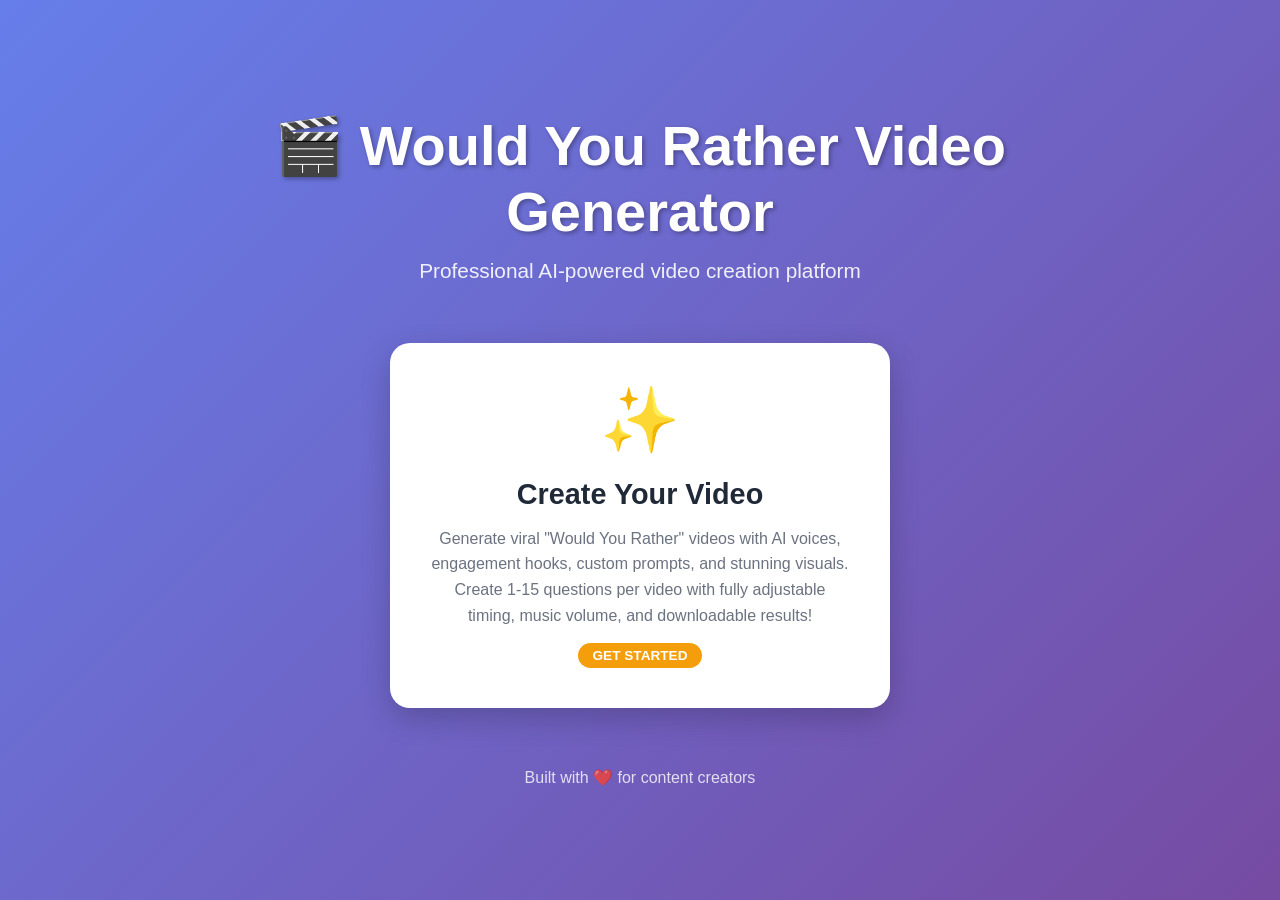
<file: index.html>
<!DOCTYPE html>
<html lang="en">
<head>
    <meta charset="UTF-8">
    <meta name="viewport" content="width=device-width, initial-scale=1.0">
    <title>Would You Rather Generator</title>
    <style>
        * {
            margin: 0;
            padding: 0;
            box-sizing: border-box;
        }

        body {
            font-family: -apple-system, BlinkMacSystemFont, 'Segoe UI', Roboto, sans-serif;
            background: linear-gradient(135deg, #667eea 0%, #764ba2 100%);
            min-height: 100vh;
            display: flex;
            align-items: center;
            justify-content: center;
            padding: 20px;
        }

        .container {
            max-width: 1000px;
            width: 100%;
        }

        header {
            text-align: center;
            color: white;
            margin-bottom: 60px;
        }

        h1 {
            font-size: 3.5rem;
            margin-bottom: 15px;
            text-shadow: 2px 2px 4px rgba(0, 0, 0, 0.3);
        }

        .subtitle {
            font-size: 1.3rem;
            opacity: 0.9;
        }

        .cards-grid {
            display: flex;
            justify-content: center;
            margin-top: 40px;
        }

        .card {
            background: white;
            border-radius: 20px;
            padding: 40px;
            text-align: center;
            box-shadow: 0 10px 30px rgba(0, 0, 0, 0.2);
            transition: transform 0.3s, box-shadow 0.3s;
            cursor: pointer;
            text-decoration: none;
            color: inherit;
            display: block;
            max-width: 500px;
            width: 100%;
        }

        .card:hover {
            transform: translateY(-10px);
            box-shadow: 0 15px 40px rgba(0, 0, 0, 0.3);
        }

        .card-icon {
            font-size: 4rem;
            margin-bottom: 20px;
        }

        .card h2 {
            font-size: 1.8rem;
            margin-bottom: 15px;
            color: #1f2937;
        }

        .card p {
            font-size: 1rem;
            color: #6b7280;
            line-height: 1.6;
        }

        .badge {
            display: inline-block;
            background: #10b981;
            color: white;
            padding: 5px 15px;
            border-radius: 20px;
            font-size: 0.85rem;
            font-weight: 600;
            margin-top: 15px;
        }

        .badge.new {
            background: #f59e0b;
        }

        footer {
            text-align: center;
            color: white;
            margin-top: 60px;
            opacity: 0.8;
        }

        @media (max-width: 768px) {
            h1 {
                font-size: 2.5rem;
            }

            .subtitle {
                font-size: 1rem;
            }

            .card {
                padding: 30px 20px;
            }
        }
    </style>
</head>
<body>
    <div class="container">
        <header>
            <h1>🎬 Would You Rather Video Generator</h1>
            <p class="subtitle">Professional AI-powered video creation platform</p>
        </header>

        <div class="cards-grid">
            <a href="src/" class="card">
                <div class="card-icon">✨</div>
                <h2>Create Your Video</h2>
                <p>Generate viral "Would You Rather" videos with AI voices, engagement hooks, custom prompts, and stunning visuals. Create 1-15 questions per video with fully adjustable timing, music volume, and downloadable results!</p>
                <span class="badge new">GET STARTED</span>
            </a>
        </div>

        <footer>
            <p>Built with ❤️ for content creators</p>
        </footer>
    </div>
</body>
</html>
</file>
